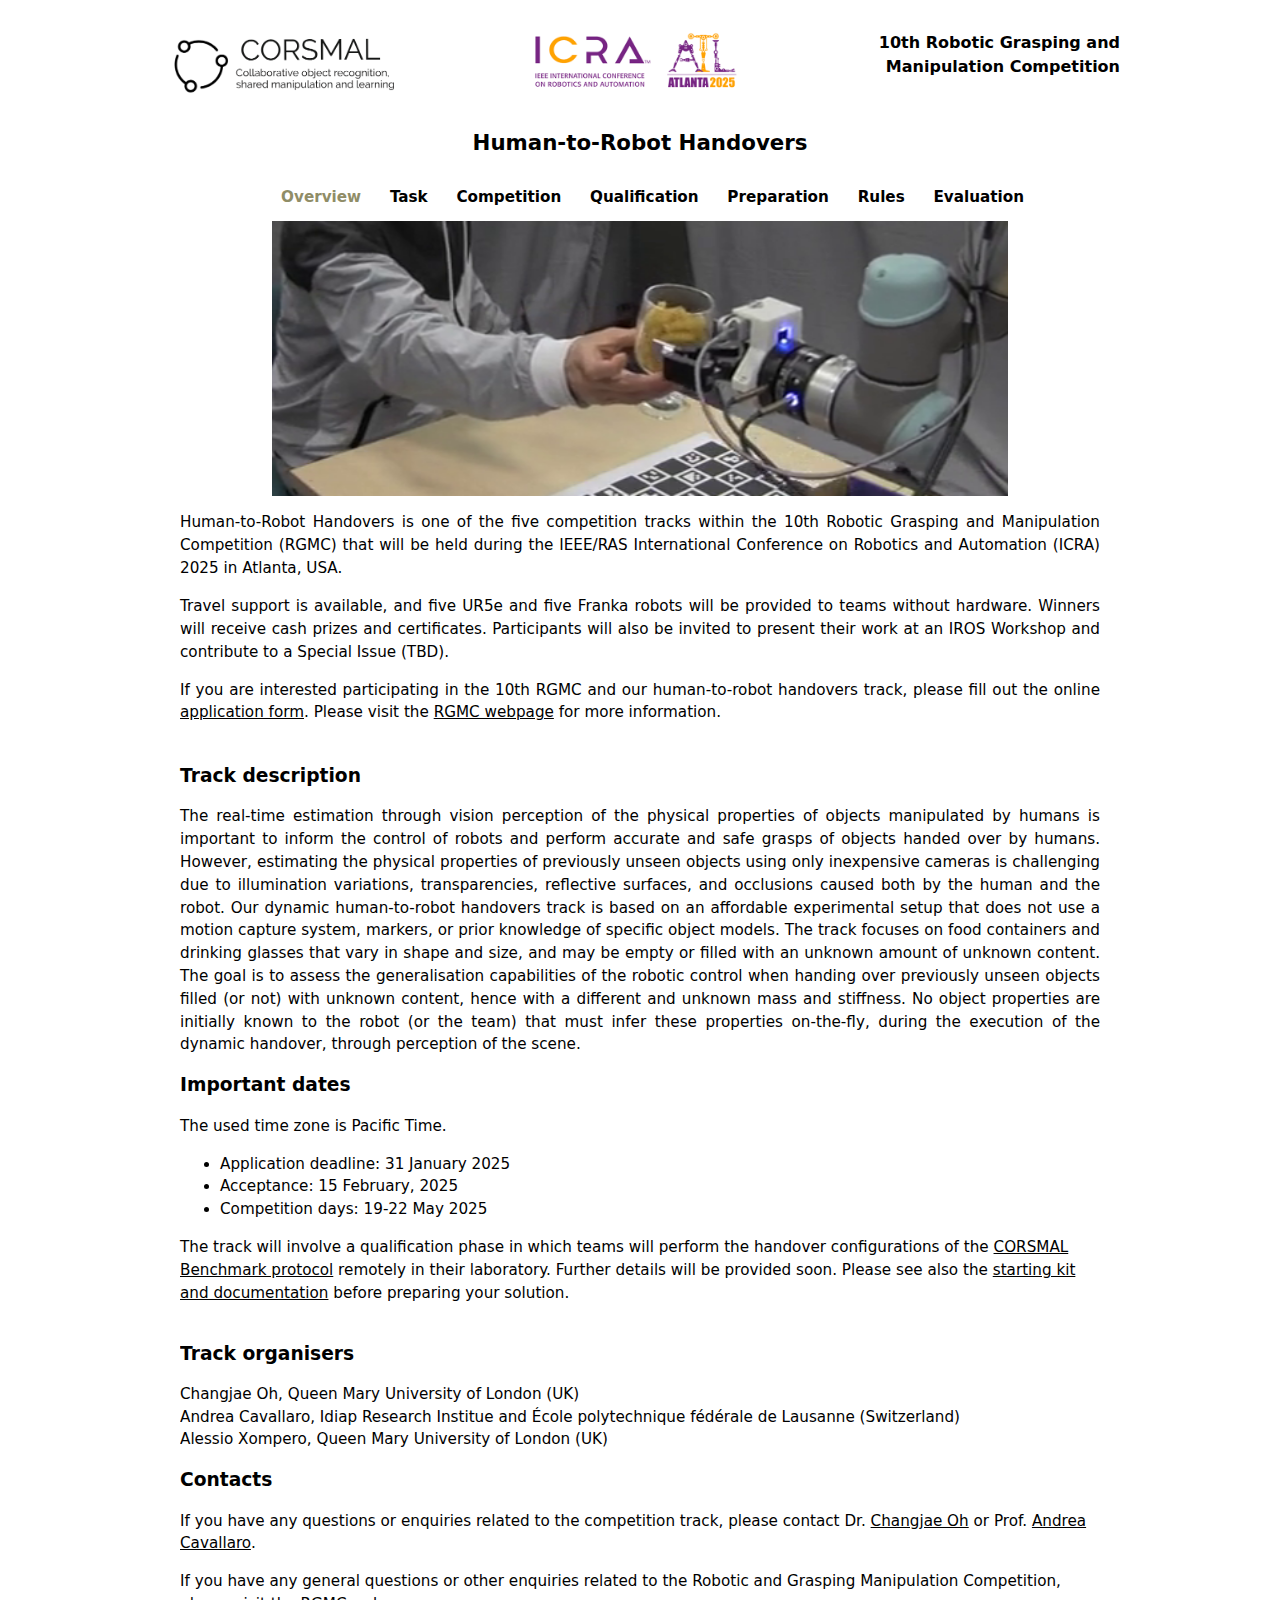
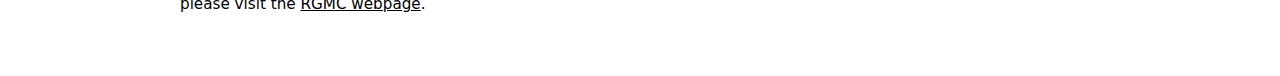
<file: index.html>
<!DOCTYPE html PUBLIC "-//W3C//DTD XHTML 1.0 Transitional//EN" "http://www.w3.org/TR/xhtml1/DTD/xhtml1-transitional.dtd">
<html xmlns="http://www.w3.org/1999/xhtml" xml:lang="EN" lang="EN" dir="ltr">
<head profile="http://gmpg.org/xfn/11"> 
	<link rel="shortcut icon" href="images/favicon.ico" /> 
	
	<!-- Global site tag (gtag.js) - Google Analytics --> 
	<script async src="https://www.googletagmanager.com/gtag/js?id=UA-134177032-1"></script>
	<script> window.dataLayer = window.dataLayer  || []; 
	function gtag(){dataLayer.push(arguments);} 
	gtag('js', new Date()); 

gtag('config', 'UA-134177032-1'); </script>

<title>
	CORSMAL | Human-to-Robot Handovers track | 10th Robotics Grasping and Manipulation Competition | ICRA 2025
</title>

<meta http-equiv="Content-Type" content="text/html; charset=utf-8" /> 
<meta http-equiv="imagetoolbar" content="no" />
<meta http-equiv="KeyWords" content="CORSMAL, robotics, vision, audio, signal processing, competition, challenge, ICRA, human-to-robot, handovers, 2025"/>
<meta name="image" property="og:image" content="/images/CORSMAL_logo.png">

<link rel="stylesheet" href="css/layout.css" type="text/css" /> 
<link rel="stylesheet" href="css/teams.css" type="text/css" /> 

<script type="text/javascript" src="js/jquery-1.4.1.min.js"></script>  
<script type="text/javascript" src="js/jquery.slidepanel.setup.js"></script> 
<script type="text/javascript" src="js/jquery-ui-1.7.2.custom.min.js"></script>
<script type="text/javascript" src="js/jquery.tabs.setup.js"></script>


<style>
	
	#menu_div
	{
		position: -webkit-sticky; /* Safari */
		position: sticky;
		top: 0;
		background: #fff;
	}
	
	/* NAVIGATION */
	nav {0
		width: 100%;
		margin: 0 auto;
		background: #fff;
		position: static;
	}

	.fixed-header {
		position: fixed;
		top: 0;
		left: 0;
		width: 100%; 
	}

	/* By Dominik Biedebach @domobch */
	nav ul {
		list-style: none;
		text-align: center;
	}
	nav ul li {
		display: inline-block;
	}
	nav ul li a {
		display: block;
		padding: 15px;
		text-decoration: none;
		color: #aaa;
		font-weight: 300;
		margin: 0 10px;
	}
	nav ul li a,
	nav ul li a:after,
	nav ul li a:before {
		transition: all .5s;
	}
	nav ul li a:hover {
		color: #555;
	}

	/* stroke */
	nav.stroke ul li a,
	nav.fill ul li a {
		position: relative;
	}
	nav.stroke ul li a:after,
	nav.fill ul li a:after {
		position: absolute;
		bottom: 0;
		left: 0;
		right: 0;
		margin: auto;
		width: 0%;
		content: '.';
		color: transparent;
		background: #333;
		height: 1px;
	}
	nav.stroke ul li a:hover:after {
		width: 100%;
	}

</style>


<script> 
	function AppearMetadata(metadata_id) {
		var y = document.getElementsByClassName("metadata");
		for (var i = 0; i < y.length; i++) {
			y[i].style.display = 'none';
		}

		var x = document.getElementById(metadata_id);
		if (x.style.display === "none") {
			x.style.display = "block";
		} else {
			x.style.display = "none";
		}
	}

	$('a[href="#dates"]').click(function(){
		$("#dates").css("padding-top", "500px");
	});
</script>


</head>
<body id="top">
	<div class="wrapper row1">
		<div id="header" class="clear">
			<div class="fl_left" style="width:33%">
				<ul>
					<li>
						<p>
							<a href="https://corsmal.eecs.qmul.ac.uk/"><img src="images/CORSMAL_logo.png" style="padding:0px 0px 0px 0px;height:75px" alt="CORSMAL"/></a>
						</p>
					</li>
				</ul>
			</div>
			<div style="float:left;width: 33%;margin-top: 12pt;text-align: center;">
				<span><a href="https://2025.ieee-icra.org/" TARGET = "_BLANK"><img src="images/ICRA-ATL-logo.webp" style="width:65%"></a></span>
			</div>
			<div class="fl_right" style="margin-top:12pt;width: 33%;text-align: right;">
				<b><span style="font-size:12.0pt"><a href="https://sites.google.com/view/rgmc2025" TARGET = "_BLANK">10th Robotic Grasping and<br>Manipulation Competition</a></span></b>
			</div>
		</div>
	</div>
	<!--2###################################################################################################### --> 
	<div class="wrapper row2"; style="margin-bottom: 7px;">
		<div class="rnd"> <!-- ###### --> 
			<!-- ###### --> 
		</div>
	</div>
	<!-- 3####################################################################################################### --> 
	<div class="wrapper row1"> 
		<div id="container" class="clear">
			<div id="latestnewspage" class="clear">
				<div style="text-align:center;text-justify:inter-ideograph;margin-bottom:0px">
					<span style="font-size:16.0pt;"><b>Human-to-Robot Handovers</b></span>
				</div>
				<div id="topnav" style="text-align:center;"> 
				<ul>
					<li class="active"><a href="index.html"><b>Overview</b></a></li> 
					<li><a href="task.html"><b>Task</b></a></li>
					<li><a href="competition.html"><b>Competition</b></a></li>
					<li><a href="qualification.html"><b>Qualification</b></a></li>
					<li><a href="preparation.html"><b>Preparation</b></a>
					<li><a href="rules.html"><b>Rules</b></a></li> 
					<li><a href="evaluation.html"><b>Evaluation</b></a></li>
				</ul>
			</div>
				
			<div style="text-align:justify;">
				<div style="text-align: center;">
						<img src="images/handover.png"/ style="width: 80%">
				</div>
				<p>
					Human-to-Robot Handovers is one of the five competition tracks within the 10th Robotic Grasping and Manipulation Competition (RGMC) that will be held during the IEEE/RAS International Conference on Robotics and Automation (ICRA) 2025 in Atlanta, USA.
				</p>
				<p>
					Travel support is available, and five UR5e and five Franka robots will be provided to teams without hardware. Winners will receive cash prizes and certificates.
					Participants will also be invited to present their work at an IROS Workshop and contribute to a Special Issue (TBD).
				</p>
				<p>
					If you are interested participating in the 10th RGMC and our human-to-robot handovers track, please fill out the online <a href="https://forms.gle/ykTzKUzRJKPyzg6g8"><u>application form</u></a>. Please visit the <a href="https://sites.google.com/view/rgmc2025" target="_BLANK"><u>RGMC webpage</u></a> for more information.
				</p>
				<br>
				<b><span style="font-size:14.0pt">Track description</span></b>
				<p>
					The real-time estimation through vision perception of the physical properties of objects manipulated by humans is important to inform the control of robots and perform accurate and safe grasps of objects handed over by humans. 
					However, estimating the physical properties of previously unseen objects using only inexpensive cameras is challenging due to illumination variations, transparencies, reflective surfaces, and occlusions caused both by the human and the robot. 
					Our dynamic human-to-robot handovers track is based on an affordable experimental setup that does not use a motion capture system, markers, or prior knowledge of specific object models. 
					The track focuses on food containers and drinking glasses that vary in shape and size, and may be empty or filled with an unknown amount of unknown content. 
					The goal is to assess the generalisation capabilities of the robotic control when handing over previously unseen objects filled (or not) with unknown content, hence with a different and unknown mass and stiffness. 
					No object properties are initially known to the robot (or the team) that must infer these properties on-the-fly, during the execution of the dynamic handover, through perception of the scene.
				</p>
			</div>
			<div>
				<p>
					<b><span style="font-size:14.0pt">Important dates</span></b>
				</p>
				<p>
					The used time zone is Pacific Time. <br>
					<ul>
						<li>Application deadline: 31 January 2025</li>
						<li>Acceptance: 15 February, 2025</li>
						<li>Competition days: 19-22 May 2025</li>
					</ul>
					
				</p>
				<p>
					The track will involve a qualification phase in which teams will perform the handover configurations of the <a href="https://corsmal.eecs.qmul.ac.uk/benchmark.html"><u>CORSMAL Benchmark protocol</u></a> remotely in their laboratory. Further details will be provided soon. Please see also the <a href="preparation.html#starting-kit"><u>starting kit and documentation</u></a> before preparing your solution. 
				</p>
			</div>
			<div id="organisers">
				<p>
					<b><span style="font-size:14.0pt">Track organisers</span></b>
				</p>
				<p>
					Changjae Oh, Queen Mary University of London (UK)<br> 
					Andrea Cavallaro, Idiap Research Institue and École polytechnique fédérale de Lausanne (Switzerland)<br>
					Alessio Xompero, Queen Mary University of London (UK)<br>
				</p>
				<p>
					<b><span style="font-size:14.0pt">Contacts</span></b>
				</p>
				<p>
					If you have any questions or enquiries related to the competition track, please contact Dr. <a href="mailto:c.oh@qmul.ac.uk"><u>Changjae Oh</u></a> or Prof. <a href="mailto:andrea.cavallaro@epfl.ch"><u>Andrea Cavallaro</u></a>.
				</p>
				<p>
					If you have any general questions or other enquiries related to the Robotic and Grasping Manipulation Competition,<br>please visit the <a href="https://sites.google.com/view/rgmc2025" target="_BLANK"><u>RGMC webpage</u></a>.
				</p>
			</div>	
		</div>
	</div>
	<!-- <div class="wrapper rowQuickLinks"><br></div>
	<div class="wrapper bottomPg">
		<div id="copyright">
			<div id ="fl_left" style="font-size:12px">[ <a href="http://www.qmul.ac.uk/site/disclaimer/" TARGET = "_BLANK" style="color:rgb(170,170,170)">Disclaimer</a> ]  [ <a href="http://www.qmul.ac.uk/site/privacy/" TARGET = "_BLANK" style="color:rgb(170,170,170)">Privacy</a> ] [ <a href="mailto:cis-web@eecs.qmul.ac.uk" style="color:rgb(170,170,170)">Webmaster</a> ] <br> CIS, School of Electronic Engineering and Computer Science, Queen Mary University of London, Mile End Road, London E1 4NS, UK <br> &copy; Copyright QMUL 2024
			</div>
		</div>
	</div> -->
	<!-- footer --> </div>  <!--added to clear error with content element --> 
</body>
</html>
</file>
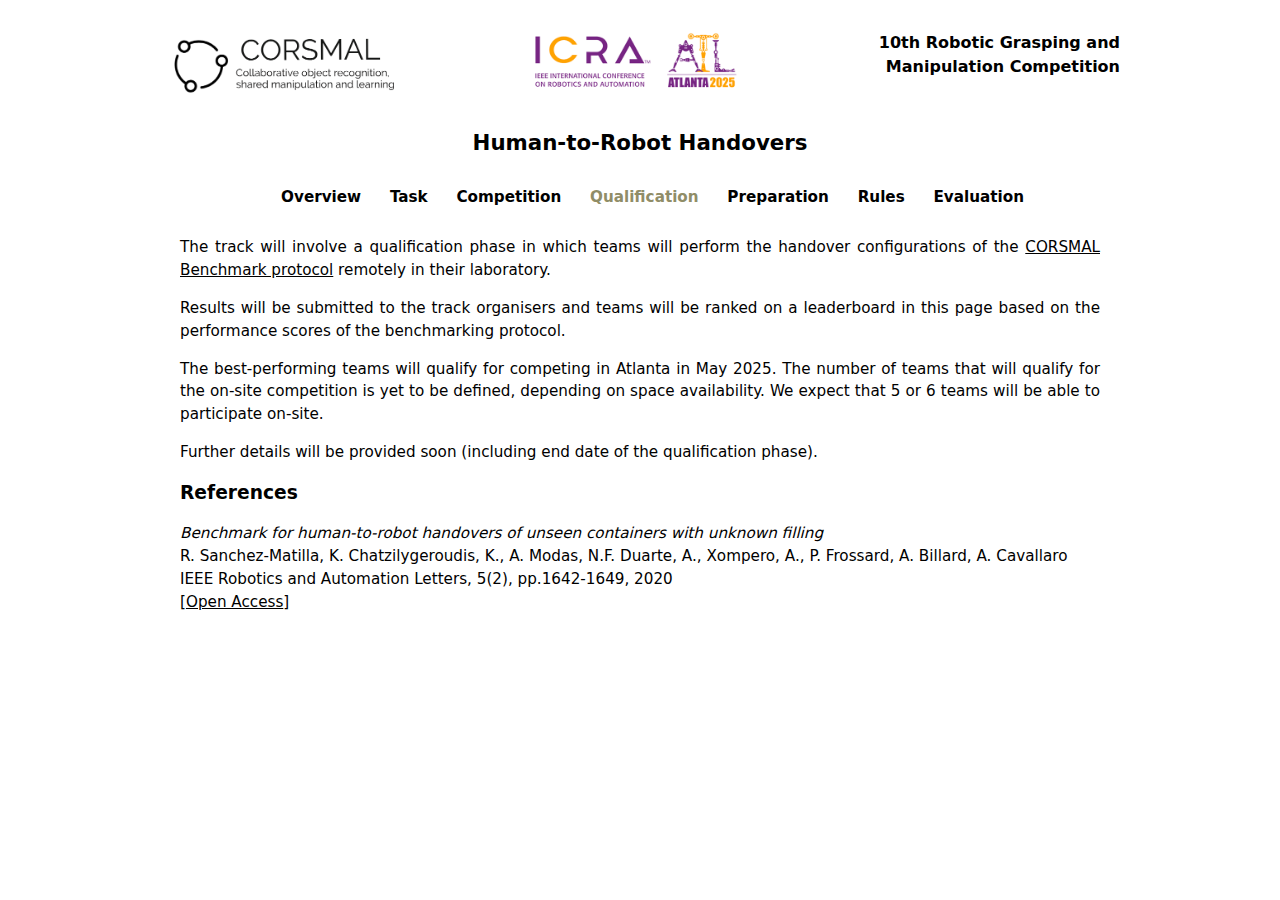
<file: qualification.html>
<!DOCTYPE html PUBLIC "-//W3C//DTD XHTML 1.0 Transitional//EN" "http://www.w3.org/TR/xhtml1/DTD/xhtml1-transitional.dtd">
<html xmlns="http://www.w3.org/1999/xhtml" xml:lang="EN" lang="EN" dir="ltr">
<head profile="http://gmpg.org/xfn/11"> 
	<link rel="shortcut icon" href="images/favicon.ico" /> 
	
	<!-- Global site tag (gtag.js) - Google Analytics --> 
	<script async src="https://www.googletagmanager.com/gtag/js?id=UA-134177032-1"></script>
	<script> window.dataLayer = window.dataLayer  || []; 
	function gtag(){dataLayer.push(arguments);} 
	gtag('js', new Date()); 

gtag('config', 'UA-134177032-1'); </script>

<title>
	CORSMAL | Human-to-Robot Handovers track | 10th Robotics Grasping and Manipulation Competition | ICRA 2025
</title>

<meta http-equiv="Content-Type" content="text/html; charset=utf-8" /> 
<meta http-equiv="imagetoolbar" content="no" />
<meta http-equiv="KeyWords" content="CORSMAL, robotics, vision, audio, signal processing, competition, challenge, ICRA, human-to-robot, handovers, 2025"/>
<meta name="image" property="og:image" content="/images/CORSMAL_logo.png">

<link rel="stylesheet" href="css/layout.css" type="text/css" /> 
<link rel="stylesheet" href="css/teams.css" type="text/css" /> 

<script type="text/javascript" src="js/jquery-1.4.1.min.js"></script>  
<script type="text/javascript" src="js/jquery.slidepanel.setup.js"></script> 
<script type="text/javascript" src="js/jquery-ui-1.7.2.custom.min.js"></script>
<script type="text/javascript" src="js/jquery.tabs.setup.js"></script>


<style>
	
	#menu_div
	{
		position: -webkit-sticky; /* Safari */
		position: sticky;
		top: 0;
		background: #fff;
	}
	
	/* NAVIGATION */
	nav {0
		width: 100%;
		margin: 0 auto;
		background: #fff;
		position: static;
	}

	.fixed-header {
		position: fixed;
		top: 0;
		left: 0;
		width: 100%; 
	}

	/* By Dominik Biedebach @domobch */
	nav ul {
		list-style: none;
		text-align: center;
	}
	nav ul li {
		display: inline-block;
	}
	nav ul li a {
		display: block;
		padding: 15px;
		text-decoration: none;
		color: #aaa;
		font-weight: 300;
		margin: 0 10px;
	}
	nav ul li a,
	nav ul li a:after,
	nav ul li a:before {
		transition: all .5s;
	}
	nav ul li a:hover {
		color: #555;
	}

	/* stroke */
	nav.stroke ul li a,
	nav.fill ul li a {
		position: relative;
	}
	nav.stroke ul li a:after,
	nav.fill ul li a:after {
		position: absolute;
		bottom: 0;
		left: 0;
		right: 0;
		margin: auto;
		width: 0%;
		content: '.';
		color: transparent;
		background: #333;
		height: 1px;
	}
	nav.stroke ul li a:hover:after {
		width: 100%;
	}

</style>


<script> 
	function AppearMetadata(metadata_id) {
		var y = document.getElementsByClassName("metadata");
		for (var i = 0; i < y.length; i++) {
			y[i].style.display = 'none';
		}

		var x = document.getElementById(metadata_id);
		if (x.style.display === "none") {
			x.style.display = "block";
		} else {
			x.style.display = "none";
		}
	}

	$('a[href="#dates"]').click(function(){
		$("#dates").css("padding-top", "500px");
	});
</script>


</head>
<body id="top">
	<div class="wrapper row1">
		<div id="header" class="clear">
			<div class="fl_left" style="width:33%">
				<ul>
					<li>
						<p>
							<a href="https://corsmal.eecs.qmul.ac.uk/"><img src="images/CORSMAL_logo.png" style="padding:0px 0px 0px 0px;height:75px" alt="CORSMAL"/></a>
						</p>
					</li>
				</ul>
			</div>
			<div style="float:left;width: 33%;margin-top: 12pt;text-align: center;">
				<span><a href="https://2025.ieee-icra.org/" TARGET = "_BLANK"><img src="images/ICRA-ATL-logo.webp" style="width:65%"></a></span>
			</div>
			<div class="fl_right" style="margin-top:12pt;width: 33%;text-align: right;">
				<b><span style="font-size:12.0pt"><a href="https://sites.google.com/view/rgmc2025" TARGET = "_BLANK">10th Robotic Grasping and<br>Manipulation Competition</a></span></b>
			</div>
		</div>
	</div>
	<!--2###################################################################################################### --> 
	<div class="wrapper row2"; style="margin-bottom: 7px;">
		<div class="rnd"> <!-- ###### --> 
			<!-- ###### --> 
		</div>
	</div>
	<!-- 3####################################################################################################### --> 
	<div class="wrapper row1"> 
		<div id="container" class="clear">
			<div id="latestnewspage" class="clear">
				<div style="text-align:center;text-justify:inter-ideograph;margin-bottom:0px">
					<span style="font-size:16.0pt;"><b>Human-to-Robot Handovers</b></span>
				</div>
				<div id="topnav" style="text-align:center;"> 
				<ul>
					<li><a href="index.html"><b>Overview</b></a></li> 
					<li><a href="task.html"><b>Task</b></a></li>
					<li><a href="competition.html"><b>Competition</b></a></li>
					<li class="active"><a href="qualification.html"><b>Qualification</b></a></li>
					<li><a href="preparation.html"><b>Preparation</b></a>
					<li><a href="rules.html"><b>Rules</b></a></li> 
					<li><a href="evaluation.html"><b>Evaluation</b></a></li>
				</ul>
			</div>
				
			<div style="text-align:justify;">
				<p>
					The track will involve a qualification phase in which teams will perform the handover configurations of the <a href="https://corsmal.eecs.qmul.ac.uk/benchmark.html"><u>CORSMAL Benchmark protocol</u></a> remotely in their laboratory. 
				</p>
				<p>
					Results will be submitted to the track organisers and teams will be ranked on a leaderboard in this page based on the performance scores of the benchmarking protocol. 
				</p>
				<p>
					The best-performing teams will qualify for competing in Atlanta in May 2025. The number of teams that will qualify for the on-site competition is yet to be defined, depending on space availability. We expect that 5 or 6 teams will be able to participate on-site.
				</p>
				<p>
					Further details will be provided soon (including end date of the qualification phase).
				</p>
			</div>
			<div>
				<p>
					<b><span style="font-size:14.0pt">References</span></b>
				</p>
				<p>
					<i>Benchmark for human-to-robot handovers of unseen containers with unknown filling</i><br>
					R. Sanchez-Matilla, K. Chatzilygeroudis, K., A. Modas, N.F. Duarte, A., Xompero, A., P. Frossard, A. Billard, A. Cavallaro<br>
					IEEE Robotics and Automation Letters, 5(2), pp.1642-1649, 2020<br>
					[<a href="https://doi.org/10.1109/LRA.2020.2969200" target="_BLANK"><u>Open Access</u></a>]
				</p>
			</div>			
		</div>
	</div>
	<!-- footer --> </div>  <!--added to clear error with content element --> 
</body>
</html>
</file>
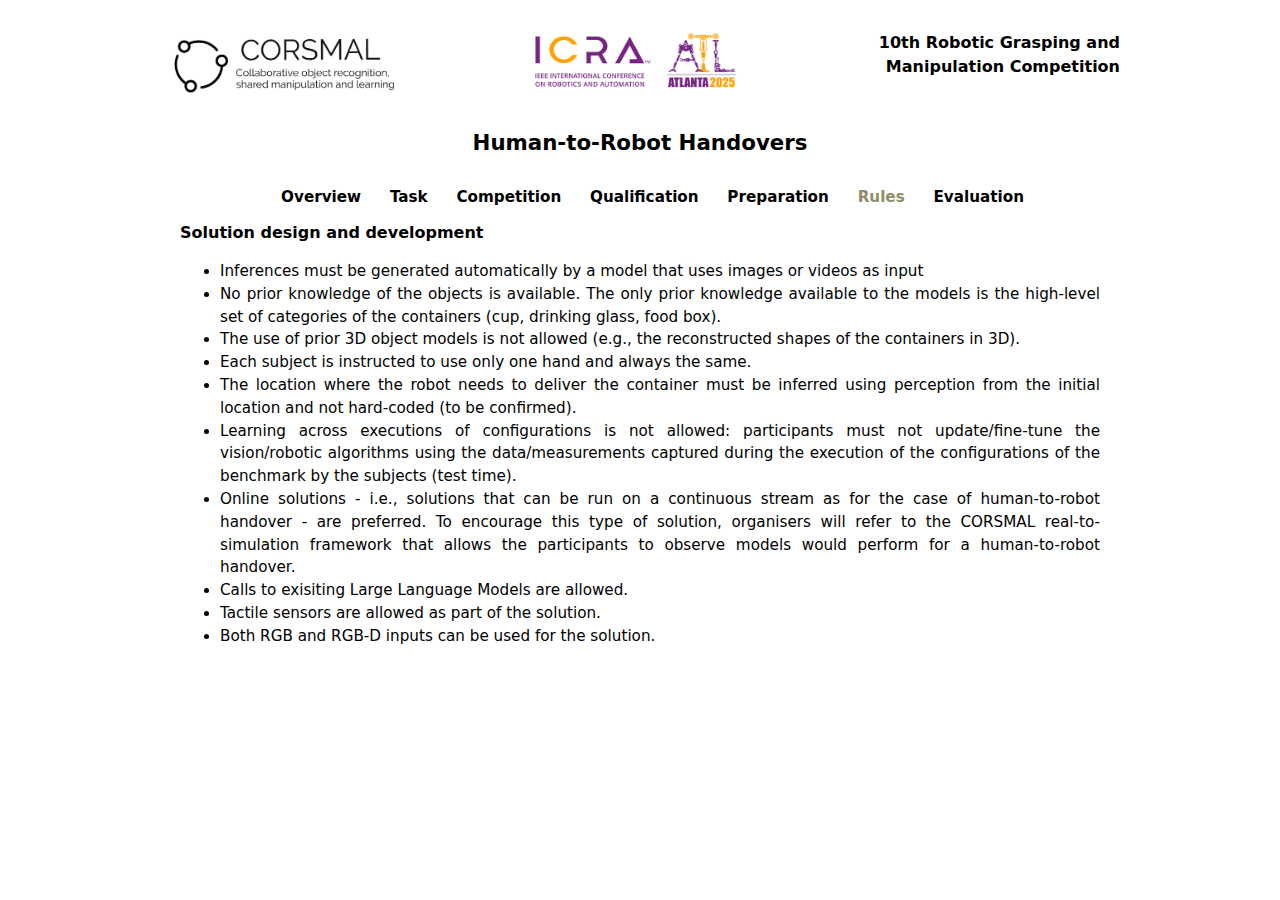
<file: rules.html>
<!DOCTYPE html PUBLIC "-//W3C//DTD XHTML 1.0 Transitional//EN" "http://www.w3.org/TR/xhtml1/DTD/xhtml1-transitional.dtd">
<html xmlns="http://www.w3.org/1999/xhtml" xml:lang="EN" lang="EN" dir="ltr">
<head profile="http://gmpg.org/xfn/11"> 
	<link rel="shortcut icon" href="images/favicon.ico" /> 
	
	<!-- Global site tag (gtag.js) - Google Analytics --> 
	<script async src="https://www.googletagmanager.com/gtag/js?id=UA-134177032-1"></script>
	<script> window.dataLayer = window.dataLayer  || []; 
	function gtag(){dataLayer.push(arguments);} 
	gtag('js', new Date()); 

gtag('config', 'UA-134177032-1'); </script>

<title>
	CORSMAL | Human-to-Robot Handovers track | 10th Robotics Grasping and Manipulation Competition | ICRA 2025
</title>

<meta http-equiv="Content-Type" content="text/html; charset=utf-8" /> 
<meta http-equiv="imagetoolbar" content="no" />
<meta http-equiv="KeyWords" content="CORSMAL, robotics, vision, audio, signal processing, competition, challenge, ICRA, human-to-robot, handovers, 2025"/>
<meta name="image" property="og:image" content="/images/CORSMAL_logo.png">

<link rel="stylesheet" href="css/layout.css" type="text/css" /> 
<link rel="stylesheet" href="css/teams.css" type="text/css" /> 

<script type="text/javascript" src="js/jquery-1.4.1.min.js"></script>  
<script type="text/javascript" src="js/jquery.slidepanel.setup.js"></script> 
<script type="text/javascript" src="js/jquery-ui-1.7.2.custom.min.js"></script>
<script type="text/javascript" src="js/jquery.tabs.setup.js"></script>

<style>
	
	#menu_div
	{
		position: -webkit-sticky; /* Safari */
		position: sticky;
		top: 0;
		background: #fff;
	}
	
	/* NAVIGATION */
	nav {0
		width: 100%;
		margin: 0 auto;
		background: #fff;
		position: static;
	}

	.fixed-header {
		position: fixed;
		top: 0;
		left: 0;
		width: 100%; 
	}

	/* By Dominik Biedebach @domobch */
	nav ul {
		list-style: none;
		text-align: center;
	}
	nav ul li {
		display: inline-block;
	}
	nav ul li a {
		display: block;
		padding: 15px;
		text-decoration: none;
		color: #aaa;
		font-weight: 300;
		margin: 0 10px;
	}
	nav ul li a,
	nav ul li a:after,
	nav ul li a:before {
		transition: all .5s;
	}
	nav ul li a:hover {
		color: #555;
	}

	/* stroke */
	nav.stroke ul li a,
	nav.fill ul li a {
		position: relative;
	}
	nav.stroke ul li a:after,
	nav.fill ul li a:after {
		position: absolute;
		bottom: 0;
		left: 0;
		right: 0;
		margin: auto;
		width: 0%;
		content: '.';
		color: transparent;
		background: #333;
		height: 1px;
	}
	nav.stroke ul li a:hover:after {
		width: 100%;
	}


	#teams {
		list-style-type: none;
		margin: 0;
		padding: 0;
		width: 200px;
		background-color: #f1f1f1;
	}

	#teams li a {
		display: block;
		color: #000;
		padding: 8px 16px;
		text-decoration: none;
	}

	/* Change the link color on hover */
	#teams li a:hover {
		background-color: #555;
		color: white;
	}

	#dates, #description, #leaderboard, #evaluation, #rules,
	#documentation {
		display: block;
		margin-top: -50px;
		padding-top: 50px;
	}

	.hide {
		display: none;
	}

	tr:hover {background-color: #f5f5f5;}
	.tg  {border-collapse:collapse;border-spacing:0;}
	.tg td{border-color:black;border-style:solid;border-width:1px;overflow:hidden;padding:10px 5px;word-break:normal;}
		.tg th{border-color:black;border-style:solid;border-width:1px;font-weight:normal;font-size:14.0pt;overflow:hidden;padding:10px 5px;word-break:normal;}
			.tg .tg-km2t{border-color:#ffffff;font-weight:bold;font-size:14.0pt;text-align:left;vertical-align:top}
			.tg .tg-zv4m{border-color:#ffffff;font-size:14.0pt;text-align:left;vertical-align:top}
</style>
</head>
<body id="top">
	<div class="wrapper row1">
		<div id="header" class="clear">
			<div class="fl_left" style="width:33%">
				<ul>
					<li>
						<p>
							<a href="https://corsmal.eecs.qmul.ac.uk/"><img src="images/CORSMAL_logo.png" style="padding:0px 0px 0px 0px;height:75px" alt="CORSMAL"/></a>
						</p>
					</li>
				</ul>
			</div>
			<div style="float:left;width: 33%;margin-top: 12pt;text-align: center;">
				<span><a href="https://2025.ieee-icra.org/" TARGET = "_BLANK"><img src="images/ICRA-ATL-logo.webp" style="width:65%"></a></span>
			</div>
			<div class="fl_right" style="margin-top:12pt;width: 33%;text-align: right;">
				<b><span style="font-size:12.0pt"><a href="https://sites.google.com/view/rgmc2025" TARGET = "_BLANK">10th Robotic Grasping and<br>Manipulation Competition</a></span></b>
			</div>
		</div>
	</div>
	<!--2###################################################################################################### --> 
	<div class="wrapper row2"; style="margin-bottom: 7px;">
		<div class="rnd"> <!-- ###### --> 
			<!-- ###### --> 
		</div>
	</div>
	<!-- 3####################################################################################################### --> 
	<div class="wrapper row1"> 
		<div id="container" class="clear">
			<div id="latestnewspage" class="clear">
				<div style="text-align:center;text-justify:inter-ideograph;margin-bottom:0px">
					<span style="font-size:16.0pt;"><b>Human-to-Robot Handovers</b></span>
				</div>
				<div id="topnav" style="text-align:center;"> 
				<ul>
					<li><a href="index.html"><b>Overview</b></a></li> 
					<li><a href="task.html"><b>Task</b></a></li>
					<li><a href="competition.html"><b>Competition</b></a></li>
					<li><a href="qualification.html"><b>Qualification</b></a></li>
					<li><a href="preparation.html"><b>Preparation</b></a>
					<li class="active"><a href="rules.html"><b>Rules</b></a></li> 
					<li><a href="evaluation.html"><b>Evaluation</b></a></li>
				</ul>
			</div>
				<div id="rules" style="text-align:justify;">
				<!-- <b><span style="font-size:14.0pt">Rules</span></b> -->
				<!-- <br> -->
				<!-- <br> -->
				<!-- <b><span style="font-size:12.0pt">Teams</span></b>
				<br>
				<ul>
					<li>Teams from academia and industry are equally welcome to participate</li>
					<li>Teams can include individuals from one or more institutions</li>
					<li>One person can only participate in one team</li>
					<li>Each team cannot have more than 5 members (including the team leader)</li>
					<li>Teams must pre-register using the <a href="https://forms.gle/TyRiie3ZZDXx9sFw5"><u>online form</u></a> or via email to <a href="mailto:andrea.cavallaro@epfl.ch"><u>andrea.cavallaro@epfl.ch</u></a></li>
					<li>Organisers are not allowed to participate in the competition</li>
				</ul> -->
				<!-- <b><span style="font-size:12.0pt">Award</span></b>
				<ul>
					<li>Teams able to attend the competition in Yokohama will qualify for a prize-based award</li>
					<li>Only the best-performing team in Yokohama will win the award.</li>
				</ul> -->
				<b><span style="font-size:12.0pt">Solution design and development</span></b>
				<br>
				<ul>
					<!-- <li>Teams are free to choose the platform where to develop their own solution.</li> -->
					<li>Inferences must be generated automatically by a model that uses images or videos as input</li>
					<li>No prior knowledge of the objects is available. The only prior knowledge available to the models is the high-level set of categories of the containers (cup, drinking glass, food box).</li>
					<li>The use of prior 3D object models is not allowed (e.g., the reconstructed shapes of the containers in 3D).</li>
					<li>Each subject is instructed to use only one hand and always the same.</li>
					<li>The location where the robot needs to deliver the container must be inferred using perception from the initial location and not hard-coded (to be confirmed).</li>
					<li>Learning across executions of configurations is not allowed: participants must not update/fine-tune the vision/robotic algorithms using the data/measurements captured during the execution of the configurations of the benchmark by the subjects (test time).</li>
					<li>Online solutions - i.e., solutions that can be run on a continuous stream as for the case of human-to-robot handover - are preferred. To encourage this type of solution, organisers will refer to the CORSMAL real-to-simulation framework that allows the participants to observe models would perform for a human-to-robot handover. </li>
					<li>Calls to exisiting Large Language Models are allowed.</li>
					<li>Tactile sensors are allowed as part of the solution.</li>
					<li>Both RGB and RGB-D inputs can be used for the solution.</li>
				</ul>
				<br>
			</div>
			
		</div>
	</div>	
	<!-- footer --> </div>  <!--added to clear error with content element --> 
</body>
</html>
</file>
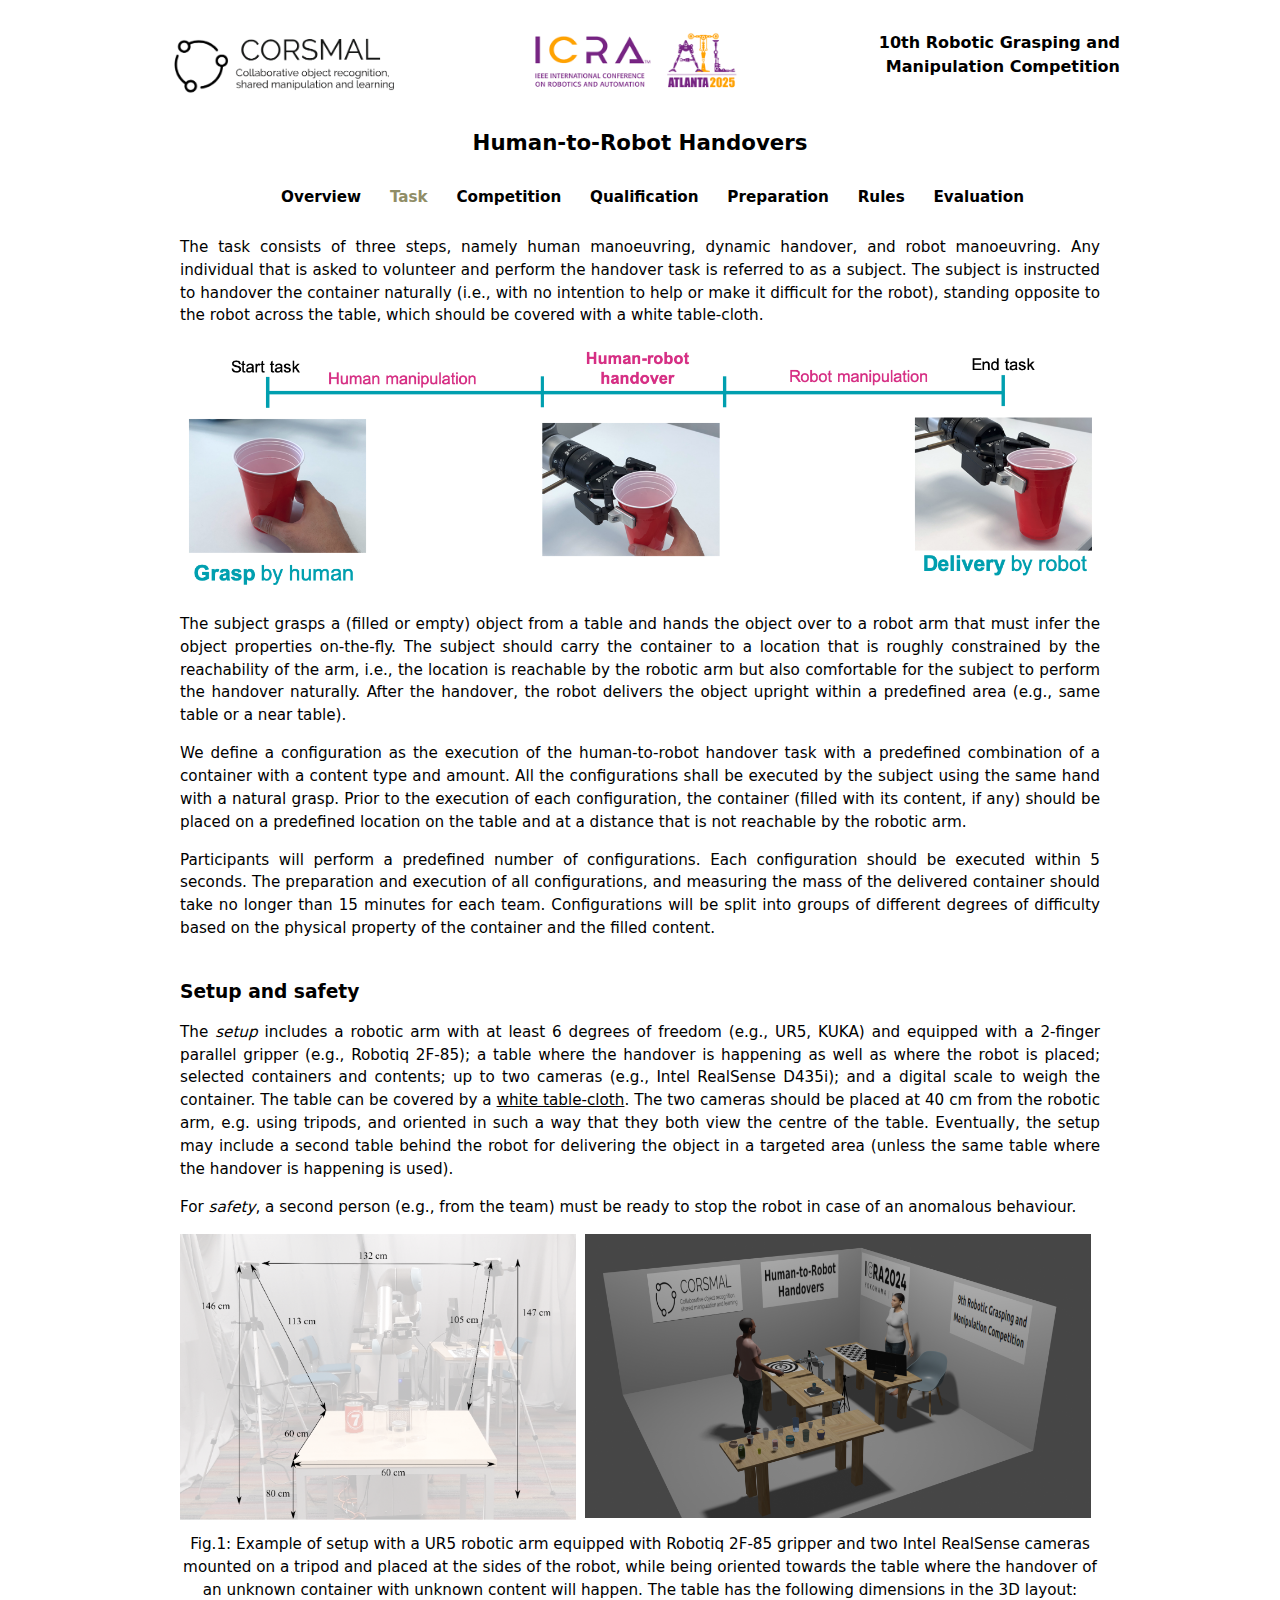
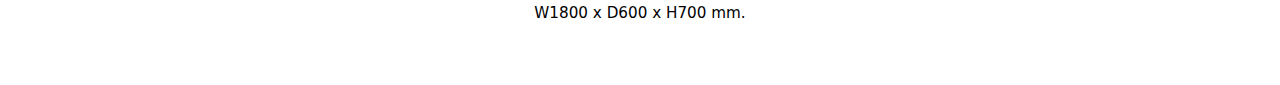
<file: task.html>
<!DOCTYPE html PUBLIC "-//W3C//DTD XHTML 1.0 Transitional//EN" "http://www.w3.org/TR/xhtml1/DTD/xhtml1-transitional.dtd">
<html xmlns="http://www.w3.org/1999/xhtml" xml:lang="EN" lang="EN" dir="ltr">
<head profile="http://gmpg.org/xfn/11"> 
	<link rel="shortcut icon" href="images/favicon.ico" /> 

	<!-- Global site tag (gtag.js) - Google Analytics --> 
	<script async src="https://www.googletagmanager.com/gtag/js?id=UA-134177032-1"></script>
	<script> window.dataLayer = window.dataLayer  || []; 
	function gtag(){dataLayer.push(arguments);} 
	gtag('js', new Date()); 

gtag('config', 'UA-134177032-1'); </script>

<title>
	CORSMAL | Human-to-Robot Handovers track | 10th Robotics Grasping and Manipulation Competition | ICRA 2025
</title>

<meta http-equiv="Content-Type" content="text/html; charset=utf-8" /> 
<meta http-equiv="imagetoolbar" content="no" />
<meta http-equiv="KeyWords" content="CORSMAL, robotics, vision, audio, signal processing, competition, challenge, ICRA, human-to-robot, handovers, 2025"/>
<meta name="image" property="og:image" content="/images/CORSMAL_logo.png">

<link rel="stylesheet" href="css/layout.css" type="text/css" /> 
<link rel="stylesheet" href="css/teams.css" type="text/css" /> 

<script type="text/javascript" src="js/jquery-1.4.1.min.js"></script>  
<script type="text/javascript" src="js/jquery.slidepanel.setup.js"></script> 
<script type="text/javascript" src="js/jquery-ui-1.7.2.custom.min.js"></script>
<script type="text/javascript" src="js/jquery.tabs.setup.js"></script>

<style>
	
	#menu_div
	{
		position: -webkit-sticky; /* Safari */
		position: sticky;
		top: 0;
		background: #fff;
	}
	
	/* NAVIGATION */
	nav {0
		width: 100%;
		margin: 0 auto;
		background: #fff;
		position: static;
	}

	.fixed-header {
		position: fixed;
		top: 0;
		left: 0;
		width: 100%; 
	}

	/* By Dominik Biedebach @domobch */
	nav ul {
		list-style: none;
		text-align: center;
	}
	nav ul li {
		display: inline-block;
	}
	nav ul li a {
		display: block;
		padding: 15px;
		text-decoration: none;
		color: #aaa;
		font-weight: 300;
		margin: 0 10px;
	}
	nav ul li a,
	nav ul li a:after,
	nav ul li a:before {
		transition: all .5s;
	}
	nav ul li a:hover {
		color: #555;
	}

	/* stroke */
	nav.stroke ul li a,
	nav.fill ul li a {
		position: relative;
	}
	nav.stroke ul li a:after,
	nav.fill ul li a:after {
		position: absolute;
		bottom: 0;
		left: 0;
		right: 0;
		margin: auto;
		width: 0%;
		content: '.';
		color: transparent;
		background: #333;
		height: 1px;
	}
	nav.stroke ul li a:hover:after {
		width: 100%;
	}


	#teams {
		list-style-type: none;
		margin: 0;
		padding: 0;
		width: 200px;
		background-color: #f1f1f1;
	}

	#teams li a {
		display: block;
		color: #000;
		padding: 8px 16px;
		text-decoration: none;
	}

	/* Change the link color on hover */
	#teams li a:hover {
		background-color: #555;
		color: white;
	}

	#dates, #description, #leaderboard, #evaluation, #rules,
	#documentation {
		display: block;
		margin-top: -50px;
		padding-top: 50px;
	}

	.hide {
		display: none;
	}

	tr:hover {background-color: #f5f5f5;}
	.tg  {border-collapse:collapse;border-spacing:0;}
	.tg td{border-color:black;border-style:solid;border-width:1px;overflow:hidden;padding:10px 5px;word-break:normal;}
		.tg th{border-color:black;border-style:solid;border-width:1px;font-weight:normal;font-size:14.0pt;overflow:hidden;padding:10px 5px;word-break:normal;}
			.tg .tg-km2t{border-color:#ffffff;font-weight:bold;font-size:14.0pt;text-align:left;vertical-align:top}
			.tg .tg-zv4m{border-color:#ffffff;font-size:14.0pt;text-align:left;vertical-align:top}
</style>
</head>
<body id="top">
	<div class="wrapper row1">
		<div id="header" class="clear">
			<div class="fl_left" style="width:33%">
				<ul>
					<li>
						<p>
							<a href="https://corsmal.eecs.qmul.ac.uk/"><img src="images/CORSMAL_logo.png" style="padding:0px 0px 0px 0px;height:75px" alt="CORSMAL"/></a>
						</p>
					</li>
				</ul>
			</div>
			<div style="float:left;width: 33%;margin-top: 12pt;text-align: center;">
				<span><a href="https://2025.ieee-icra.org/" TARGET = "_BLANK"><img src="images/ICRA-ATL-logo.webp" style="width:65%"></a></span>
			</div>
			<div class="fl_right" style="margin-top:12pt;width: 33%;text-align: right;">
				<b><span style="font-size:12.0pt"><a href="https://sites.google.com/view/rgmc2025" TARGET = "_BLANK">10th Robotic Grasping and<br>Manipulation Competition</a></span></b>
			</div>
		</div>
	</div>
	<!--2###################################################################################################### --> 
	<div class="wrapper row2"; style="margin-bottom: 7px;">
		<div class="rnd"> <!-- ###### --> 
			<!-- ###### --> 
		</div>
	</div>
	<!-- 3####################################################################################################### --> 
	<div class="wrapper row1"> 
		<div id="container" class="clear">
			<div id="latestnewspage" class="clear">
				<div style="text-align:center;text-justify:inter-ideograph;margin-bottom:0px">
					<span style="font-size:16.0pt;"><b>Human-to-Robot Handovers</b></span>
				</div>
				<div id="topnav" style="text-align:center;"> 
				<ul>
					<li><a href="index.html"><b>Overview</b></a></li> 
					<li class="active"><a href="task.html"><b>Task</b></a></li>
					<li><a href="competition.html"><b>Competition</b></a></li>
					<li><a href="qualification.html"><b>Qualification</b></a></li>
					<li><a href="preparation.html"><b>Preparation</b></a>
					<li><a href="rules.html"><b>Rules</b></a></li> 
					<li><a href="evaluation.html"><b>Evaluation</b></a></li>
				</ul>
			</div>
				<div style="text-align:justify;">
					<p>
						The task consists of three steps, namely human manoeuvring, dynamic handover, and robot manoeuvring. Any individual that is asked to volunteer and perform the handover task is referred to as a subject. The subject is instructed to handover the container naturally (i.e., with no intention to help or make it difficult for the robot), standing opposite to the robot across the table, which should be covered with a white table-cloth.
					</p>				
					<div style="text-align: center;">
							<img src="images/image14.png"/ style="width: 100%">
					</div>
					<p>
						The subject grasps a (filled or empty) object from a table and hands the object over to a robot arm that must infer the object properties on-the-fly. The subject should carry the container to a location that is roughly constrained by the reachability of the arm, i.e., the location is reachable by the robotic arm but also comfortable for the subject to perform the handover naturally. After the handover, the robot delivers the object upright within a predefined area (e.g., same table or a near table).
					</p>				
					<p>
						We define a configuration as the execution of the human-to-robot handover task with a predefined combination of a container with a content type and amount. All the configurations shall be executed by the subject using the same hand with a natural grasp. Prior to the execution of each configuration, the container (filled with its content, if any) should be placed on a predefined location on the table and at a distance that is not reachable by the robotic arm.
					</p>
					<p>
						Participants will perform a predefined number of configurations. Each configuration should be executed within 5 seconds. The preparation and execution of all configurations, and measuring the mass of the delivered container should take no longer than 15 minutes for each team. Configurations will be split into groups of different degrees of difficulty based on the physical property of the container and the filled content.
					</p>
					<br>
				</div>
				<div style="text-align:justify;">
					<b><span style="font-size:14.0pt">Setup and safety</span></b>
					<p>
						The <i>setup</i> includes a robotic arm with at least 6 degrees of freedom (e.g., UR5, KUKA) and equipped with a 2-finger parallel gripper (e.g., Robotiq 2F-85); a table where the handover is happening as well as where the robot is placed; selected containers and contents; up to two cameras (e.g., Intel RealSense D435i); and a digital scale to weigh the container. The table can be covered by a <a href="https://amzn.to/2X5qnaN" title="Purchase link"><u>white table-cloth</u></a>. The two cameras should be placed at 40 cm from the robotic arm, e.g. using tripods, and oriented in such a way that they both view the centre of the table. Eventually, the setup may include a second table behind the robot for delivering the object in a targeted area (unless the same table where the handover is happening is used).
					</p>
					<p>
						For <i>safety</i>, a second person (e.g., from the team) must be ready to stop the robot in case of an anomalous behaviour. 
					</p>
					<div style="text-align: center;">
						<div>
							<img style="float: left;width: 43%;" src="images/setup.png">
							<img style="width: 55%" src="images/workshop_single.png">
							<br>
						</div>
						<div>
							<p>
								Fig.1: Example of setup with a UR5 robotic arm equipped with Robotiq 2F-85 gripper and two Intel RealSense cameras mounted on a tripod and placed at the sides of the robot, while being oriented towards the table where the handover of an unknown container with unknown content will happen. The table has the following dimensions in the 3D layout: W1800 x D600 x H700 mm.
							</p>
						</div>
					</div>									
				</div>
	</div>
	<!-- footer --> </div>  <!--added to clear error with content element --> 
</body>
</html>
</file>
<file: css/layout.css>
/*
Template Name: Academic Education
File: Layout CSS
Author: OS Templates
Author URI: http://www.os-templates.com/
Licence: <a href="http://www.os-templates.com/template-terms">Website Template Licence</a>
*/

@import url(navi.css);
@import url(forms.css);
@import url(tables.css);
@import url(tables_SummerSchool.css);
@import url(homepage.css);
@import url(people.css);
@import url(people_msc_CV.css);
@import url(resources.css);
@import url(videos.css);
@import url(gallery.css);
@import url(portfolio.css);
@import url(featured_slide.css);
@import url(books_keyfacts.css);

body{
	margin:0;
	padding: 0 0 25px 0;
	font-size:14px;
	font-family: SourceSansPro,system-ui,-apple-system,BlinkMacSystemFont,Segoe UI,Roboto,Oxygen,Ubuntu,Cantarell,Droid Sans,Helvetica Neue,Fira Sans,sans-serif;
	/*font-family: 'Droid Sans',Verdana,Arial,Geneva,sans-serif;
	font-family:"Lucida Sans Unicode", Calibri, "Times New Roman", Georgia,  Times, serif;	*/
	/*color:#979797;
	background-color:#06213F;#909090*/
	/*background-color: RGB(168,177,194);	
	background-image: url('../images/background_qmul.png');
	background-repeat: repeat-x;*/
	background-color: RGB(255,255,255);	
	}

img{margin:0; padding:0; border:none;}
.justify{text-align:justify;}
.bold{font-weight:bold;}
.center{text-align:center;}
.right{text-align:right;}
.nostart{list-style-type:none; margin:0; padding:0;}

.clear:after{content:"."; display:block; height:0; clear:both; visibility:hidden; line-height:0;}
.clear{display:inline-block;}
html[xmlns] .clear{display:block;}
* html .clear{height:1%;}

a{outline:none; text-decoration:none;color:#000000;} /* color:#06213F; background-color:#F9F9F9;*/

.fl_left{float:left;}
.fl_right{float:right;}

.imgholder, .imgl, .imgr{padding:0px; border:0px solid #06213F; text-align:center;}
.imgl{float:left; margin:0 15px 15px 0; clear:left;}
.imgr{float:right; margin:0 0 15px 15px; clear:right;}
.imglnews {padding:4px; border:1px solid #06213F; text-align:center;}
.imglnews{float:left; margin:0 15px 15px 0; clear:left; height:150px; width:200px;}
/* ----------------------------------------------Wrapper-------------------------------------*/

div.wrapper{
	position:relative;
	margin:0 auto 0px;
	width:960px;
	text-align:left;
	line-height:1.5;
	font-weight:400;
	font-size:0.95rem;
	}

div.wrapper h1, div.wrapper h2, div.wrapper h3, div.wrapper h4, div.wrapper h5, div.wrapper h6{
	margin:0 0 15px 0;
	padding:0;
	font-size:16px;
	font-weight:normal;
	font-style:normal;
	line-height:normal;
	}

/*.row1{color:#999999; background-color:#06213F;}
.row1 a{color:#FCFCFC; background-color:#06213F;}
.row2, .row3, .row4{color:#979797; background-color:#F9F9F9;}*/
.row2{color:#06213F; background-color:#FFFFFF;}*/
.row4{color:#06213F; background-color:#FFFFFF;}
/*.rowQuickLinks{color:#CCCCCC;background-color:RGB(74,77,82);}/*color:#06213F; background-color:#FFFFFF;*/
.rowQuickLinks{color:#000000;background-color:RGB(255,255,255);}
.bottomPg{color:RGB(170,170,170);}


/* ----------------------------------------------Generalise-------------------------------------*/

#header, #container, #footer, #copyright{
	display:block;
	width:960px;
	}

/*.rnd{
	display:block;
	width:960px;
	padding:12px 0 0 0;
	background:url("../images/round_top.gif") top left no-repeat;
	}
*/
/* ----------------------------------------------Header-------------------------------------*/

#header{padding:15px 0 0 0;border:0px solid #C7C5C8;}

#header h1, #header p, #header ul{
	margin:0;
	padding:0;
	list-style:none;
	line-height:normal;
	}

#header h1{font-size:36px;  font-style:normal;} /*font-variant:small-caps;*/

#header .fl_left{
	display:block;			
	/*width:300px;	*/
	}

#header .fl_left ul{	
	font-size:14px;
	}	
	
#header .fl_left li{
	display:block;
	margin:0 4px 10px 0;
	padding:0 6px 0 0;
}

#header .fl_left img{
	float:left;
	margin:0 10px 0 0;
	padding:4px;
	border:0px solid #C7C5C8;
	/*clear:left;*/	
	/*height:65px ;*/
	}
	
#header .fl_left li.last{
	margin:0;
	padding:0;
	border:none;
	}	

#header .fl_right{
	display:block;
	/*width:300px;	*/
	margin-top:5px;
	}

#header .fl_right ul{
	margin-bottom:10px;
	font-size:14px;
	}

#header .fl_right li{
	display:block;
	margin:0 4px 0 0;
	padding:0 6px 0 0;
	border:0px solid #C7C5C8;
	position:relative;top:0;bottom:0;margin:auto;
	}

#header .fl_right li.last{
	margin:0;
	padding:0;
	border:none;
	}


.blank_row
{
    height: 10px !important; /* overwrites any other rules */
    background-color: #FFFFFF;
}

/* ----------------------------------------------Content-------------------------------------*/

#container{
	width:920px;
	padding:20px;
	background:#FFFFFF;
	/*line-height:1.6em;
	background:url("../images/round_bot.gif") bottom left no-repeat;*/
	}

/*#container a{
	color:#55ABDA;
	background-color:#F9F9F9;
	}*/

#container h1, #container h2, #container h3, #container h4, #container h5, #container h6{
	padding-bottom:1px;
	border-bottom:0px none #06213F;
	}

#container .readmore{
	display:block;
	width:100%;
	text-align:right;
	line-height:normal;
	}

#content{
	display:block;
	float:left;
	width:600px;
	}

#quickLinks{
	width:920px;
	padding:15px 15px 15px 15px;	
	margin: 0px 0px 10px 0px;
	/*background:#E5E2C9;
	line-height:1.6em;
	background:url("../images/round_bot.gif") bottom left no-repeat;*/
	}
/* ------Comments-----*/

#comments{margin-bottom:40px;}

#comments .commentlist{margin:0; padding:0;}

#comments .commentlist ul{margin:0; padding:0; list-style:none;}

#comments .commentlist li.comment_odd, #comments .commentlist li.comment_even{margin:0 0 10px 0; padding:15px; list-style:none;}

#comments .commentlist li.comment_odd{color:#666666; background-color:#F7F7F7;}
#comments .commentlist li.comment_odd a{color:#55ABDA; background-color:#F7F7F7;}

#comments .commentlist li.comment_even{color:#666666; background-color:#E8E8E8;}
#comments .commentlist li.comment_even a{color:#55ABDA; background-color:#E8E8E8;}

#comments .commentlist .author .name{font-weight:bold;}
#comments .commentlist .submitdate{font-size:smaller;}

#comments .commentlist p{margin:10px 5px 10px 0; padding:0; font-weight:normal; text-transform:none;}

#comments .commentlist li .avatar{float:right; border:1px solid #EEEEEE; margin:0 0 0 10px;}

/* ----------------------------------------------Column-------------------------------------*/

#column{
	display:block;
	float:right;
	width:300px;
	}

#column .holder, #column #featured{
	display:block;
	width:300px;
	margin-bottom:30px;
	}

#column .holder h2.title{
	display:block;
	width:100%;
	height:65px;
	margin:0;
	padding:15px 0 0 0;
	font-size:20px;
	text-transform:none;
	line-height:normal;
	border-bottom:1px dotted #999999;
	}

#column .holder h2.title img{
	float:left;
	margin:-15px 8px 0 0;
	padding:5px;
	border:1px solid #999999;
	}

#column div.imgholder{
	display:block;
	width:290px;
	margin:0 0 10px 0;
	}

#column .holder p.readmore{
	display:block;
	width:100%;
	font-weight:bold;
	text-align:right;
	line-height:normal;
	}

/* Featured Block */

#column #featured ul, #column #featured h2, #column #featured p{
	margin:0;
	padding:0;
	list-style:none;
	color:#666666;
	background-color:#F7F7F7;
	}

#column #featured a{
	color:#55ABDA;
	background-color:#F7F7F7;
	}

#column #featured li{
	display:block;
	width:250px;
	margin:0;
	padding:20px 25px;
	color:#666666;
	background-color:#F7F7F7;
	}

#column #featured li p.imgholder{
	display:block;
	width:240px;
	height:90px;
	margin:20px 0 15px 0;
	}

#column #featured li h2{
	margin:0;
	padding:0 0 8px 0;
	font-weight:normal;
	font-family:Georgia, "Times New Roman", Times, serif;
	line-height:normal;
	border-bottom:1px dotted #999999;
	}

#container #column .readmore a{
	display:block;
	width:100%;
	margin-top:15px;
	height:auto;
	padding-left:0;
	font-weight:bold;
	text-align:right;
	line-height:normal;
	background:none;
	}

#column .latestnews{
	display:block;
	width:100%;
	margin:0;
	padding:0;
	list-style:none;
	}

#column .latestnews li{
	display:block;
	width:100%;
	height:99px;
	margin:0 0 11px 0;
	padding:0 0 21px 0;
	border-bottom:1px dotted #C7C5C8;
	overflow:hidden;
	}

#column .latestnews li.last, #column .last{
	margin-bottom:0;
	}

#column .latestnews p{
	display:inline;
	}

#column .latestnews img{
	float:left;
	margin:0 10px 0 0;
	padding:4px;
	border:1px solid #C7C5C8;
	clear:left;	
	}
	
#column .latestnewspage{
	display:block;
	width:100%;
	margin:0;
	padding:0;
	list-style:none;	
	}
	
	
#container .latestnewspage{
	display:block;
	width:100%;
	margin:0;
	padding:0;
	list-style:none;		
	}	
	
#latestnewspage a{
	color:#000000;
}

#container .latestnewspage ul{
	margin:0;
	padding:0;
	list-style:none;	
	}	

#container .latestnewspage li{
	display:block;
	width:100%;	
	margin:0 0 20px 0;
	padding:0 0 21px 0;
	border-bottom:1px none #06213F;
	overflow:hidden;	
	}
	
#column .latestnewspage ul{
	margin:0;
	padding:0;
	list-style:none;	
	}	

#column .latestnewspage li{
	display:block;
	width:100%;
	height:99px;
	margin:0 0 11px 0;
	padding:0 0 21px 0;
	border-bottom:1px dotted #C7C5C8;
	overflow:hidden;	
	}	
	
#column .latestnewspage li.last, #column .last{
	margin-bottom:0;
	}

#column .latestnewspage p{
	display:inline;
	}

#column .latestnewspage img{
	float:left;
	margin:100px 10px 0 0;
	padding:4px;
	border:1px solid #C7C5C8;
	clear:left;		
	}

#container .software{
	display:block;
	width:100%;
	margin:0;
	padding:0;
	list-style:none;		
	}	

#container .software ul{
	margin:0;
	padding:0;
	list-style:none;	
	}	

#container .software li{
	display:block;
	width:100%;	
	margin:0 0 20px 0;
	padding:0 0 21px 0;
	border-bottom:1px solid #06213F;
	overflow:hidden;	
	}
		
#software{
	position:relative;
	display:block;
	width:100%;
}

#software #fl_left{
	display:block;
	float:left;
	width:550px;
	}
	
#software #fl_right{
	display:block;
	float: right; 
	width:350px;
	}

#software #fl_right .img img{
	position:relative;
	display:block;
	margin-bottom: 350px;
}	

#container .kyoto2013{
	display:block;
	width:100%;
	margin:0;
	padding:0;
	list-style:none;		
	}	

#container .kyoto2013 ul{
	margin:0;
	padding:0;
	list-style:none;	
	}	

#container .kyoto2013 li{
	display:block;
	width:100%;	
	margin:0 0 20px 0;
	padding:0 0 21px 0;
	border-bottom:1px solid #06213F;
	overflow:hidden;	
	}
		
#kyoto2013{
	position:relative;
	display:block;
	width:100%;
}

#kyoto2013 #fl_left{
	display:block;
	float:left;
	width:550px;
	}
	
#kyoto2013 #fl_right{
	display:block;
	float: right; 
	width:350px;
	}

#kyoto2013 #fl_right .img img{
	position:relative;
	display:block;
	margin-bottom: 20%;
}	
	
#container .jobopp{
	display:block;
	width:100%;
	margin:0;
	padding:0;
	list-style:none;		
	}	

#container .jobopp ul{
	margin:0;
	padding:0;
	list-style:none;	
	}	

#container .jobopp li{
	display:block;
	width:100%;	
	margin:0 0 20px 0;
	padding:0 0 21px 0;
	border-bottom:1px solid #06213F;
	overflow:hidden;	
	}
		
#jobopp{
	position:relative;
	display:block;
	width:100%;
}

#jobopp #fl_left{
	display:block;
	float:left;
	width:550px;
	}
	
#jobopp #fl_right{
	display:block;
	float: right; 
	width:350px;
	}

#jobopp #fl_right .img img{
	position:relative;
	display:block;
	margin-bottom: 50px;
}
	
	
#container .phdopp{
	display:block;
	width:100%;
	margin:0;
	padding:0;
	list-style:none;		
	}	

#container .phdopp ul{
	margin:0;
	padding:0;
	list-style:none;	
	}	

#container .phdopp li{
	display:block;
	width:100%;	
	margin:0 0 20px 0;
	padding:0 0 21px 0;
	border-bottom:1px solid #06213F;
	overflow:hidden;	
	}
		
#phdopp{
	position:relative;
	display:block;
	width:100%;
}

#phdopp #fl_left{
	display:block;
	float:left;
	width:559px;
	}
	
#phdopp #fl_right{
	display:block;
	float: right; 
	width:350px;
	}

#phdopp #fl_right .img img{
	position:relative;
	display:block;
	margin-bottom: 17px;
}

#container .postgrad{
	display:block;
	width:100%;
	margin:0;
	padding:0;
	list-style:none;		
	}	

#container .postgrad ul{
	margin:0;
	padding:0;
	list-style:none;	
	}	

#container .postgrad li{
	display:block;
	width:100%;	
	margin:0 0 20px 0;
	padding:0 0 21px 0;
	border-bottom:1px solid #06213F;
	overflow:hidden;	
	}
		
#postgrad{
	position:relative;
	display:block;
	width:100%;
}

#postgrad #fl_left{
	display:block;
	float:left;
	width:559px;
	}
	
#postgrad #fl_right{
	display:block;
	float: right; 
	width:350px;
	}

#postgrad #fl_right .iframe iframe{
	position:relative;
	display:block;
	margin-bottom: 0px;
}

#postgrad #fl_right .img img{
	position:relative;
	display:block;
	margin-bottom: 45px;
}

#container .research{
	display:block;
	width:100%;
	margin:0;
	padding:0;
	list-style:none;		
	}	

#container .research ul{
	margin:0;
	padding:0;
	list-style:none;	
	}	

#container .research li{
	display:block;
	width:100%;	
	margin:0 0 20px 0;
	padding:0 0 21px 0;
	border-bottom:1px solid #06213F;
	overflow:hidden;	
	}
		
#research{
	position:relative;
	display:block;
	width:100%;
}

#research #fl_left{
	display:block;
	float:left;
	width:550px;
	}
	
#research #fl_right{
	display:block;
	float: right; 
	width:350px;
	}

#research #fl_center{
	display:block;
	float:left;
	width:550px;
	}
	
#research #fl_right{
	display:block;
	float: right; 
	width:350px;
	}

#research #fl_right .img img{
	position:relative;
	display:block;
	margin-bottom: 250px;
}	

/* ----------------------------------------------Footer-------------------------------------*/

#footer{
	width:920px;
	padding:5px 10px 15px 10px;	
	/*background:url("../images/round_bot.gif") bottom left no-repeat;*/
	}
	
#footer h2{
	margin-bottom:15px;
	padding-bottom:8px;
	border-bottom:1px dotted #999999;
}

#footer .fl_left img{margin-bottom:30px;}

#footer address{
	display:inline;
	float:left;
	margin-left:40px;
	text-transform:none;
	font-style:normal;
	line-height:1.8em;	
	}

#footer p, #footer ul, #footer a{
	margin:0;
	padding:0;
	font-weight:normal;
	list-style:none;
	line-height:normal;
	/*color:#CCCCCC;*/
	color:#000000;
	}
	

#footer .fl_right{
	display:block;
	/*width:400px;*/
	}

#footer .fl_right p{margin:0 0 15px 0; padding:0; line-height:normal;}

#footer .fl_right #social{display:block; width:100%; margin:0 0 15px 0; padding:0; line-height:normal;}
#footer .fl_right #social ul{margin:0; padding:0; list-style:none;}
#footer .fl_right #social li{float:left; /* Only For IE */}
#footer .fl_right #social a{display:block; float:left; width:49px; height:49px; margin-right:20px; overflow:hidden; text-indent:-4000em; background:url("../images/social-sprite.gif") no-repeat;}
#footer .fl_right #social li.last a{margin-right:0;}

#footer .last{margin:0;}

#footer li{
	margin-bottom:3px;
	}


#footer .footbox{
	display:block;
	float:left;
	width:150px;
	margin:0 0 0 25px;
	padding:0;
	}

#newsletter{
	display:block;
	float:left;
	width:200px;
	}

/* ----------------------------------------------Copyright-------------------------------------*/

#copyright{
	/*width:920px;
	padding:0 12px;*/
	width:920px;
	padding:0 0 0 0px;	
	}

#copyright p{
	margin:0;
	padding:0;
	}
	
#copyright .fl_right{
	display:block;
	/*width:400px;*/
	}
	
#copyright .fl_left{
	display:block;
	/*width:400px;*/
	}
</file>
<file: css/teams.css>
/*
Template Name: Academic Education
File: Homepage CSS
Author: OS Templates
Author URI: http://www.os-templates.com/
Licence: <a href="http://www.os-templates.com/template-terms">Website Template Licence</a>
*/

#teams {
		list-style-type: none;
		margin: 0;
		padding: 0;
		width: 200px;
		background-color: #f1f1f1;
	}

	#teams li a {
		display: block;
		color: #000;
		padding: 8px 16px;
		text-decoration: none;
	}

	/* Change the link color on hover */
	#teams li a:hover {
		background-color: #555;
		color: white;
	}

	#dates, #description, #leaderboard, #evaluation, #rules,
	#documentation {
		display: block;
		margin-top: -50px;
		padding-top: 50px;
	}

	.hide {
		display: none;
	}

	tr:hover {background-color: #f5f5f5;}
	.tg  {border-collapse:collapse;border-spacing:0;}
	.tg td{border-color:black;border-style:solid;border-width:1px;overflow:hidden;padding:10px 5px;word-break:normal;}
		.tg th{border-color:black;border-style:solid;border-width:1px;font-weight:normal;font-size:14.0pt;overflow:hidden;padding:10px 5px;word-break:normal;}
			.tg .tg-km2t{border-color:#ffffff;font-weight:bold;font-size:14.0pt;text-align:left;vertical-align:top}
			.tg .tg-zv4m{border-color:#ffffff;font-size:14.0pt;text-align:left;vertical-align:top}


.team-block-div {
	margin-left:220px;
}

.team-block-div table {
	display:none;
	border: none;
}

.team-left-header {
	text-align:left;
	border: none;
	width:20%;
}

.team-member-affiliation {
	text-align:center;
	border: none;
	width:16%;
	font-size:8pt;
}

.team-member-name {
	text-align:center;
	border: none;
	font-size:11.0pt;
}

.team-name {
	text-align:left;
	border: none;
/*	font-weight:bold;	*/
}




#demovideo{
	display: block;
	overflow: auto;
	height: 100%;
}

#team-video {
	display: block;
	overflow: hidden;
	width:50%; 
	height: 100%;
	float: left;
	text-align: center;
}

#team-video iframe{
	width: 80%;
	height: 80%;
}

#organisers {
	display: block;
	overflow: auto;
	margin-top: 20px;
}

#organisers::after {
	clear:both;
}
</file>
